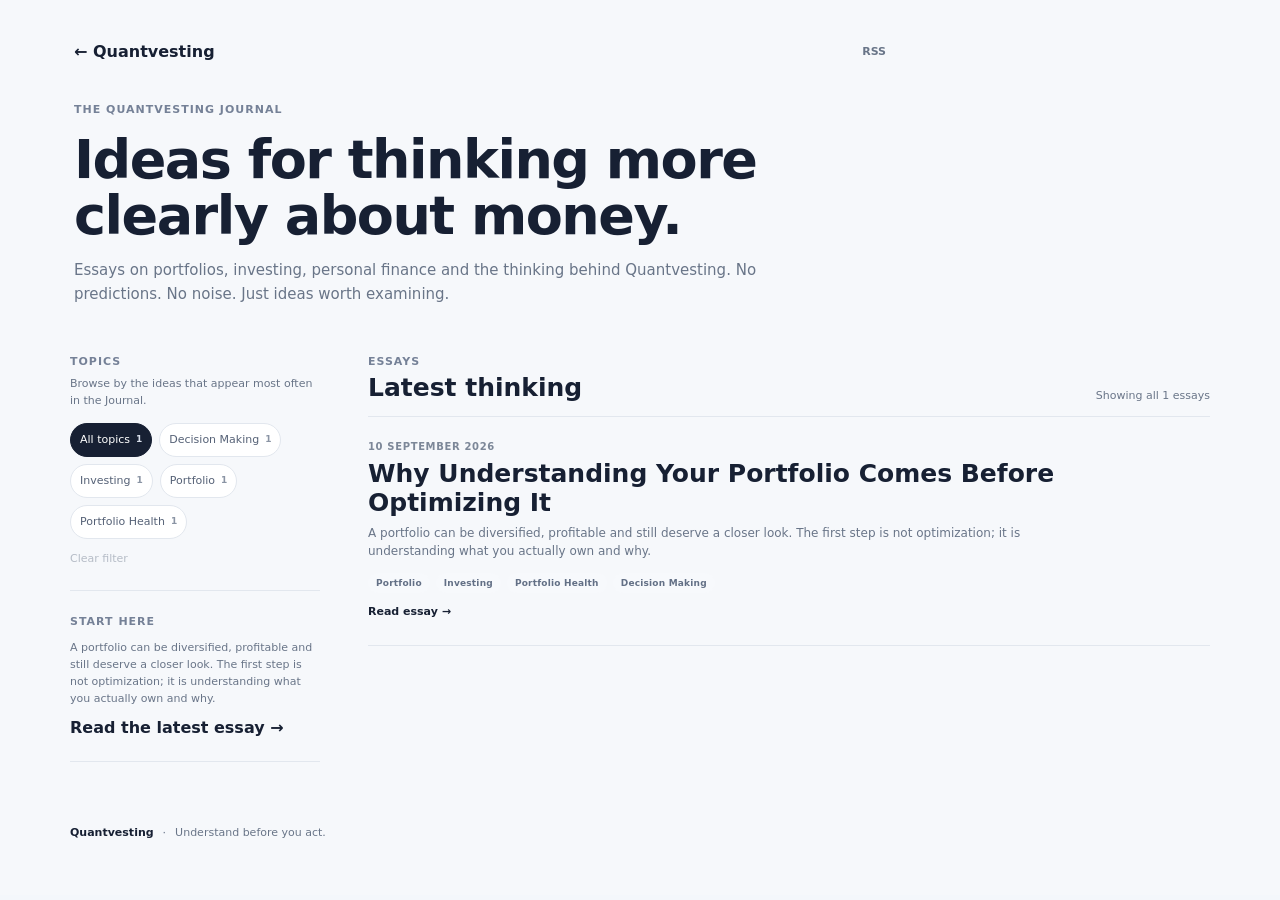
<file: web/public/blog/index.html>
<!doctype html>
<html lang="en">
<head>
<meta charset="utf-8">
<meta name="viewport" content="width=device-width, initial-scale=1">
<title>Quantvesting Journal | Investing, Portfolios &amp; Personal Finance</title>
<meta name="description" content="Essays on investing, portfolios, personal finance and the ideas behind Quantvesting.">
<link rel="canonical" href="https://quantvesting-v3.rathi-ankit.workers.dev/blog/">
<meta property="og:title" content="Quantvesting Journal | Investing, Portfolios &amp; Personal Finance">
<meta property="og:description" content="Essays on investing, portfolios, personal finance and the ideas behind Quantvesting.">
<meta property="og:type" content="website">
<meta property="og:url" content="https://quantvesting-v3.rathi-ankit.workers.dev/blog/">
<link rel="stylesheet" href="../styles.css">
<link rel="stylesheet" href="blog.css">
</head>
<body>
<main class="journal-shell">
  <header class="journal-hero">
    <div class="journal-topline"><a class="back-link" href="../">← Quantvesting</a><a class="feed-link" href="feed.xml">RSS</a></div>
    <div class="eyebrow">THE QUANTVESTING JOURNAL</div>
    <h1>Ideas for thinking more clearly about money.</h1>
    <p class="journal-lede">Essays on portfolios, investing, personal finance and the thinking behind Quantvesting. No predictions. No noise. Just ideas worth examining.</p>
  </header>

  <div class="journal-layout">
    <aside class="journal-sidebar" aria-label="Journal topics">
      <div class="sidebar-block">
        <div class="sidebar-heading">Topics</div>
        <p class="sidebar-note">Browse by the ideas that appear most often in the Journal.</p>
        <div class="topic-cloud" id="topicCloud">
          <button class="topic-chip active" type="button" data-topic="all" aria-pressed="true">All topics<span>1</span></button>
          <button class="topic-chip" type="button" data-topic="decision-making" aria-pressed="false">Decision Making<span>1</span></button><button class="topic-chip" type="button" data-topic="investing" aria-pressed="false">Investing<span>1</span></button><button class="topic-chip" type="button" data-topic="portfolio" aria-pressed="false">Portfolio<span>1</span></button><button class="topic-chip" type="button" data-topic="portfolio-health" aria-pressed="false">Portfolio Health<span>1</span></button>
        </div>
        <button class="clear-filter" id="clearTopic" type="button">Clear filter</button>
      </div>
      <div class="sidebar-block sidebar-note-block">
        <div class="sidebar-heading">Start here</div>
        <p>A portfolio can be diversified, profitable and still deserve a closer look. The first step is not optimization; it is understanding what you actually own and why.</p>
        <a class="text-link" href="posts/why-understanding-your-portfolio-comes-before-optimizing-it/">Read the latest essay <span aria-hidden="true">→</span></a>
      </div>
    </aside>

    <section class="journal-content" aria-labelledby="journal-posts-heading">
      <div class="content-heading">
        <div>
          <div class="eyebrow">ESSAYS</div>
          <h2 id="journal-posts-heading">Latest thinking</h2>
        </div>
        <div class="filter-status" id="filterStatus" role="status" aria-live="polite">Showing all essays</div>
      </div>
      <div class="journal-posts" id="journalPosts">
        <article class="journal-post" data-tags="portfolio investing portfolio-health decision-making">
  <div class="post-date">10 September 2026</div>
  <h2><a href="posts/why-understanding-your-portfolio-comes-before-optimizing-it/">Why Understanding Your Portfolio Comes Before Optimizing It</a></h2>
  <p>A portfolio can be diversified, profitable and still deserve a closer look. The first step is not optimization; it is understanding what you actually own and why.</p>
  <div class="post-tags"><span class="post-tag">Portfolio</span><span class="post-tag">Investing</span><span class="post-tag">Portfolio Health</span><span class="post-tag">Decision Making</span></div>
  <a class="text-link" href="posts/why-understanding-your-portfolio-comes-before-optimizing-it/">Read essay <span aria-hidden="true">→</span></a>
</article>
      </div>
      <div class="empty-filter hidden" id="emptyFilter">No essays currently use this topic. Try another topic or clear the filter.</div>
    </section>
  </div>

  <footer class="journal-footer">
    <a href="../">Quantvesting</a>
    <span>·</span>
    <span>Understand before you act.</span>
  </footer>
</main>
<script src="blog.js" defer></script>
</body>
</html>
</file>
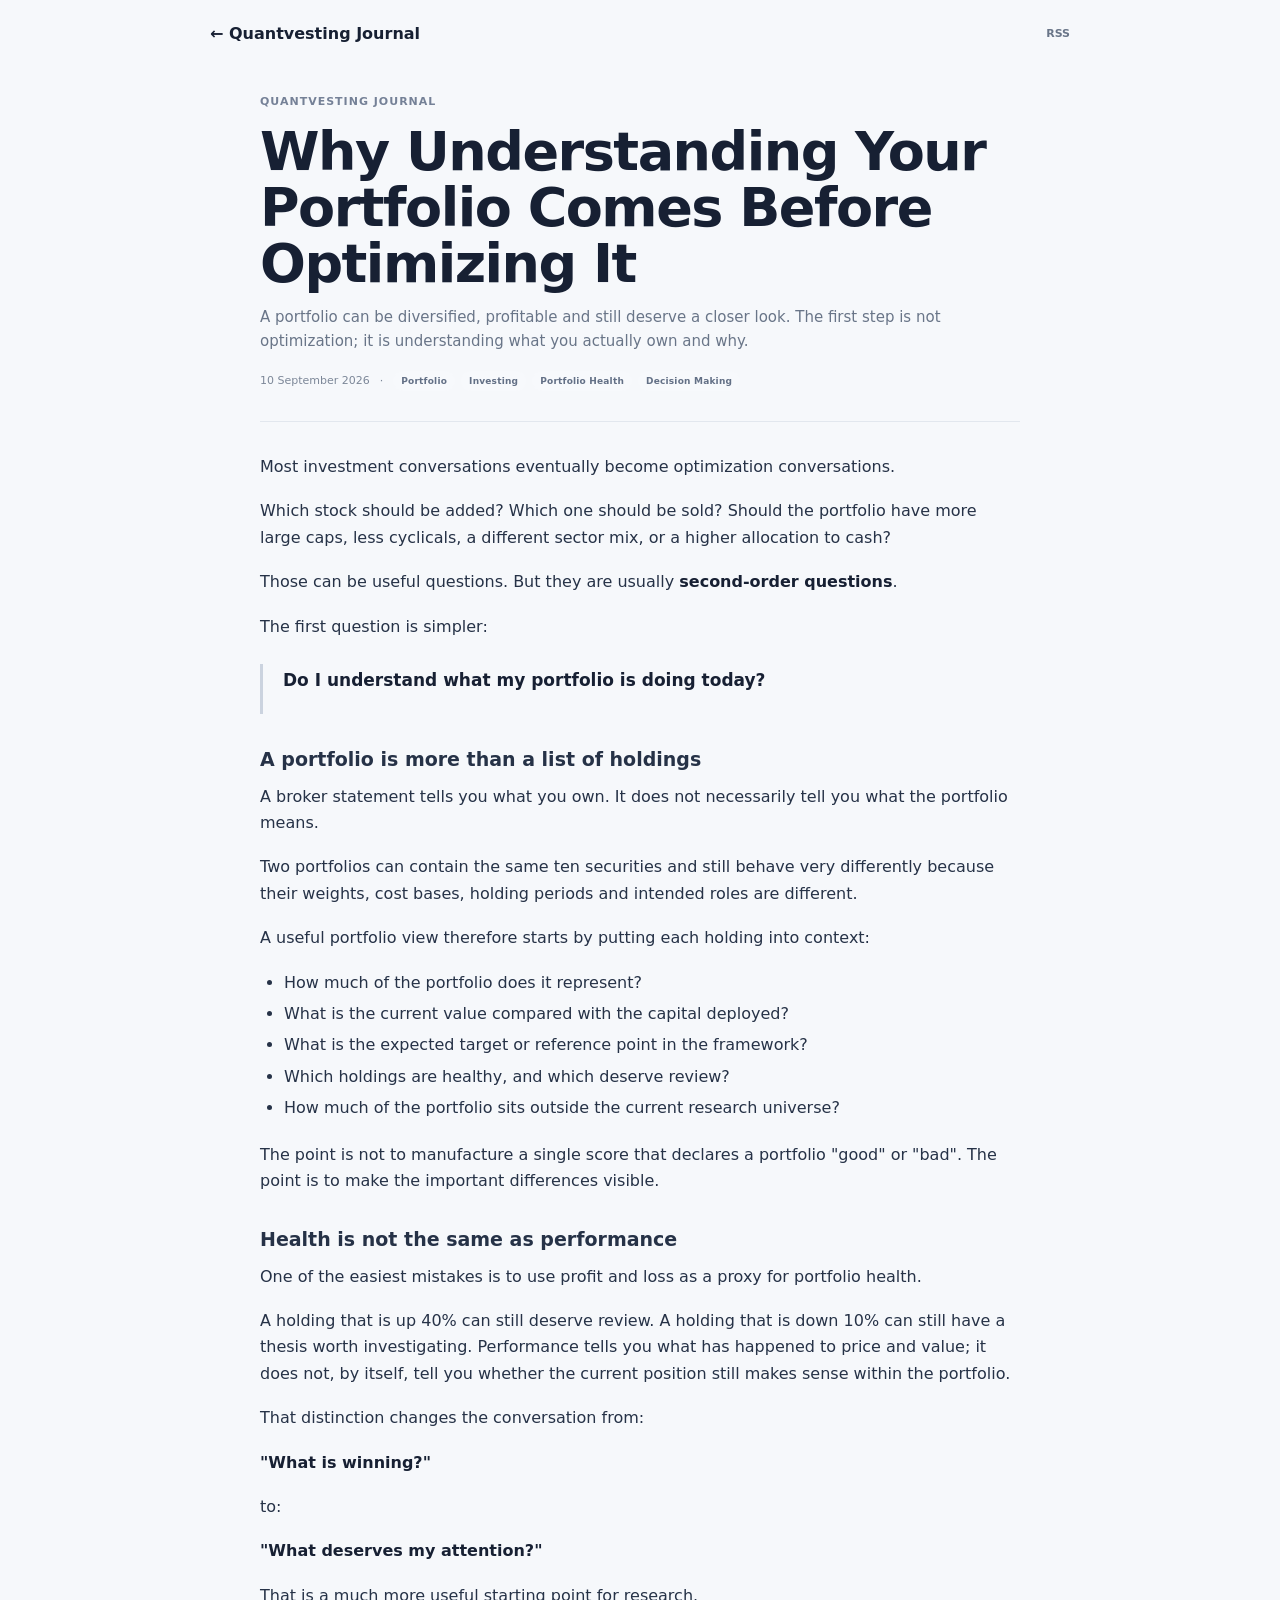
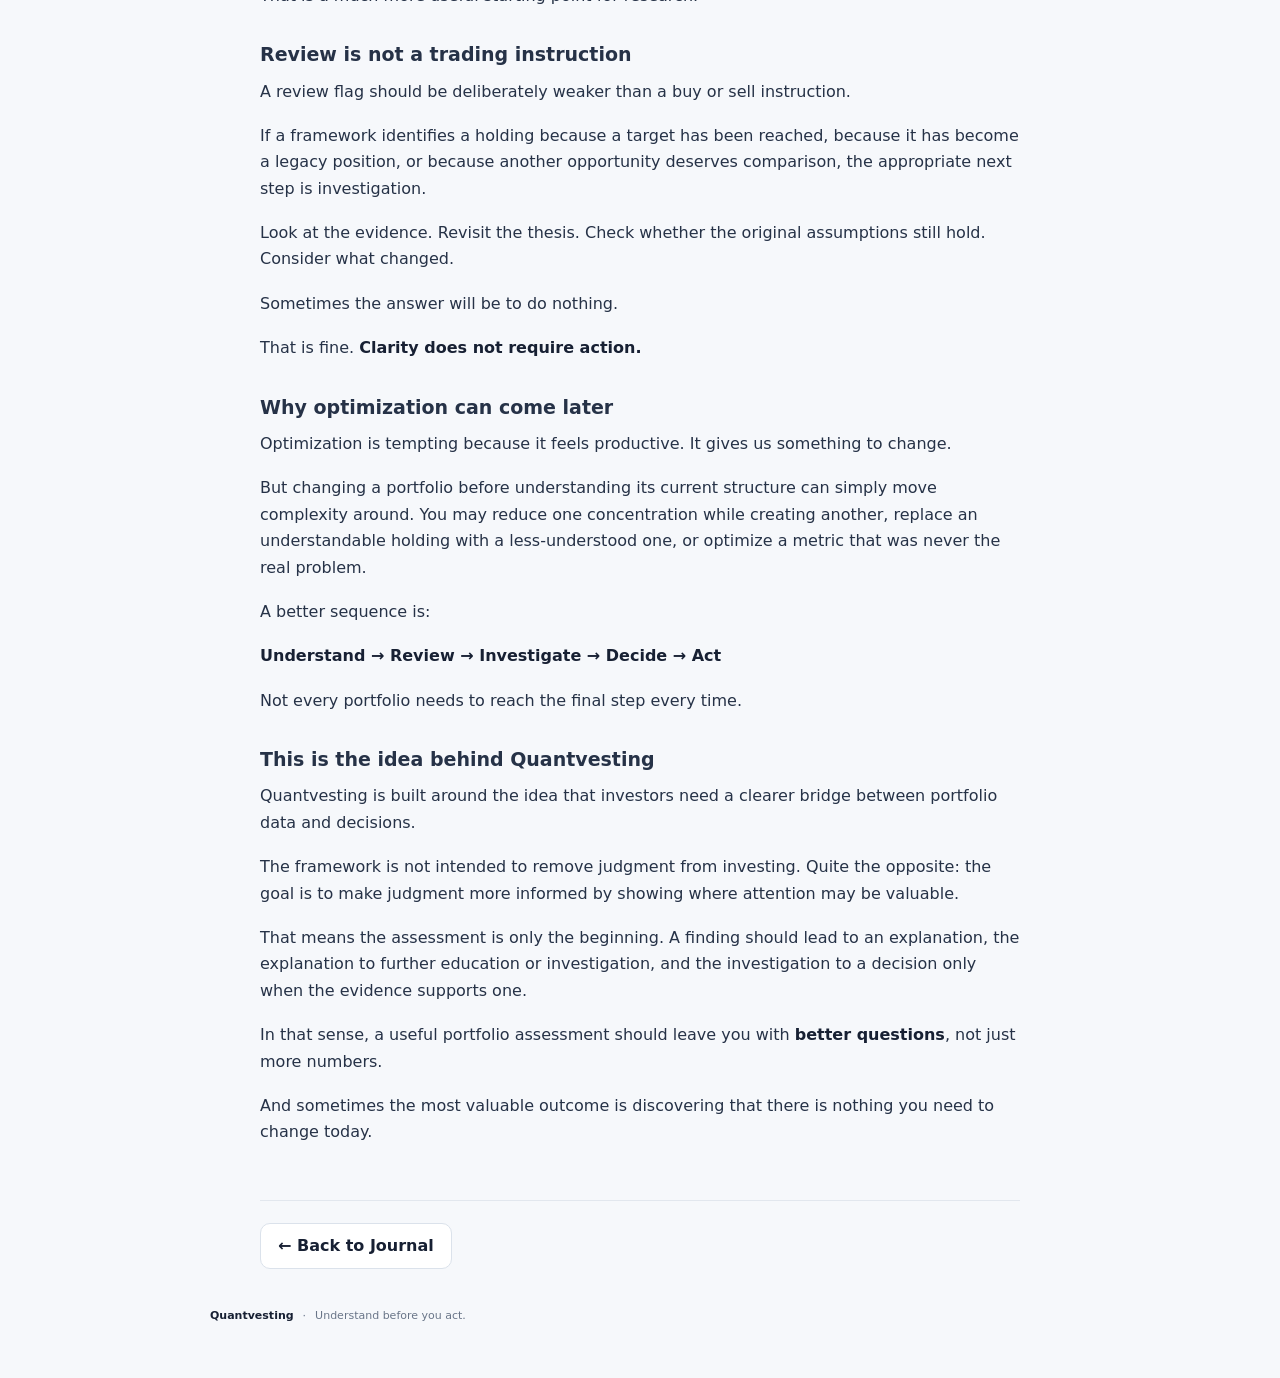
<file: web/public/blog/posts/why-understanding-your-portfolio-comes-before-optimizing-it/index.html>
<!doctype html>
<html lang="en">
<head>
<meta charset="utf-8">
<meta name="viewport" content="width=device-width, initial-scale=1">
<title>Why Understanding Your Portfolio Comes Before Optimizing It | Quantvesting Journal</title>
<meta name="description" content="A portfolio can be diversified, profitable and still deserve a closer look. The first step is not optimization; it is understanding what you actually own and why.">
<link rel="canonical" href="https://quantvesting-v3.rathi-ankit.workers.dev/blog/posts/why-understanding-your-portfolio-comes-before-optimizing-it/">
<meta property="og:title" content="Why Understanding Your Portfolio Comes Before Optimizing It | Quantvesting Journal">
<meta property="og:description" content="A portfolio can be diversified, profitable and still deserve a closer look. The first step is not optimization; it is understanding what you actually own and why.">
<meta property="og:type" content="article">
<meta property="og:url" content="https://quantvesting-v3.rathi-ankit.workers.dev/blog/posts/why-understanding-your-portfolio-comes-before-optimizing-it/">
<link rel="stylesheet" href="../../../styles.css">
<link rel="stylesheet" href="../../blog.css">
</head>
<body>
<main class="journal-shell article-shell">
  <header class="article-topline">
    <a class="back-link" href="../../">← Quantvesting Journal</a>
    <a class="feed-link" href="../../feed.xml">RSS</a>
  </header>
  <article class="article">
    <header class="article-header">
      <div class="eyebrow">QUANTVESTING JOURNAL</div>
      <h1>Why Understanding Your Portfolio Comes Before Optimizing It</h1>
      <p class="article-excerpt">A portfolio can be diversified, profitable and still deserve a closer look. The first step is not optimization; it is understanding what you actually own and why.</p>
      <div class="article-meta"><time datetime="2026-09-10">10 September 2026</time><span>·</span><div class="post-tags"><span class="post-tag">Portfolio</span><span class="post-tag">Investing</span><span class="post-tag">Portfolio Health</span><span class="post-tag">Decision Making</span></div></div>
    </header>
    <div class="article-body">
      <p>Most investment conversations eventually become optimization conversations.</p>
<p>Which stock should be added? Which one should be sold? Should the portfolio have more large caps, less cyclicals, a different sector mix, or a higher allocation to cash?</p>
<p>Those can be useful questions. But they are usually <strong>second-order questions</strong>.</p>
<p>The first question is simpler:</p>
<blockquote>
<p><strong>Do I understand what my portfolio is doing today?</strong></p>
</blockquote>
<h3>A portfolio is more than a list of holdings</h3>
<p>A broker statement tells you what you own. It does not necessarily tell you what the portfolio means.</p>
<p>Two portfolios can contain the same ten securities and still behave very differently because their weights, cost bases, holding periods and intended roles are different.</p>
<p>A useful portfolio view therefore starts by putting each holding into context:</p>
<ul>
<li>How much of the portfolio does it represent?</li>
<li>What is the current value compared with the capital deployed?</li>
<li>What is the expected target or reference point in the framework?</li>
<li>Which holdings are healthy, and which deserve review?</li>
<li>How much of the portfolio sits outside the current research universe?</li>
</ul>
<p>The point is not to manufacture a single score that declares a portfolio &quot;good&quot; or &quot;bad&quot;. The point is to make the important differences visible.</p>
<h3>Health is not the same as performance</h3>
<p>One of the easiest mistakes is to use profit and loss as a proxy for portfolio health.</p>
<p>A holding that is up 40% can still deserve review. A holding that is down 10% can still have a thesis worth investigating. Performance tells you what has happened to price and value; it does not, by itself, tell you whether the current position still makes sense within the portfolio.</p>
<p>That distinction changes the conversation from:</p>
<p><strong>&quot;What is winning?&quot;</strong></p>
<p>to:</p>
<p><strong>&quot;What deserves my attention?&quot;</strong></p>
<p>That is a much more useful starting point for research.</p>
<h3>Review is not a trading instruction</h3>
<p>A review flag should be deliberately weaker than a buy or sell instruction.</p>
<p>If a framework identifies a holding because a target has been reached, because it has become a legacy position, or because another opportunity deserves comparison, the appropriate next step is investigation.</p>
<p>Look at the evidence. Revisit the thesis. Check whether the original assumptions still hold. Consider what changed.</p>
<p>Sometimes the answer will be to do nothing.</p>
<p>That is fine. <strong>Clarity does not require action.</strong></p>
<h3>Why optimization can come later</h3>
<p>Optimization is tempting because it feels productive. It gives us something to change.</p>
<p>But changing a portfolio before understanding its current structure can simply move complexity around. You may reduce one concentration while creating another, replace an understandable holding with a less-understood one, or optimize a metric that was never the real problem.</p>
<p>A better sequence is:</p>
<p><strong>Understand → Review → Investigate → Decide → Act</strong></p>
<p>Not every portfolio needs to reach the final step every time.</p>
<h3>This is the idea behind Quantvesting</h3>
<p>Quantvesting is built around the idea that investors need a clearer bridge between portfolio data and decisions.</p>
<p>The framework is not intended to remove judgment from investing. Quite the opposite: the goal is to make judgment more informed by showing where attention may be valuable.</p>
<p>That means the assessment is only the beginning. A finding should lead to an explanation, the explanation to further education or investigation, and the investigation to a decision only when the evidence supports one.</p>
<p>In that sense, a useful portfolio assessment should leave you with <strong>better questions</strong>, not just more numbers.</p>
<p>And sometimes the most valuable outcome is discovering that there is nothing you need to change today.</p>

    </div>
  </article>
  <nav class="article-next" aria-label="Journal navigation">
    <a class="button secondary" href="../../">← Back to Journal</a>
  </nav>
  <footer class="journal-footer"><a href="../../">Quantvesting</a><span>·</span><span>Understand before you act.</span></footer>
</main>
</body>
</html>
</file>
<file: web/public/styles.css>
:root {
  font-family: Inter, ui-sans-serif, system-ui, -apple-system, BlinkMacSystemFont, "Segoe UI", sans-serif;
  color: #172033;
  background: #f4f7fb;
}
* { box-sizing: border-box; }
body { margin: 0; }
.shell { max-width: 1120px; margin: 0 auto; padding: 28px 20px 56px; }
.hero { padding: 30px 4px 24px; }
.brand { font-size: 13px; font-weight: 800; letter-spacing: 2px; }
h1 { font-size: clamp(32px, 5vw, 54px); line-height: 1.04; margin: 16px 0 12px; letter-spacing: -1.5px; }
h2 { margin: 5px 0 8px; font-size: 25px; }
h3 { margin: 7px 0 15px; font-size: 19px; }
.muted { color: #697588; line-height: 1.55; }
.card { background: white; border: 1px solid #e0e6ef; border-radius: 18px; padding: 22px; box-shadow: 0 8px 30px rgba(23,32,51,.04); margin-top: 16px; }
.dropzone { min-height: 160px; border: 2px dashed #cbd5e1; border-radius: 16px; display: flex; flex-direction: column; align-items: center; justify-content: center; gap: 7px; margin: 20px 0; cursor: pointer; background: #fbfcfe; text-align: center; }
.dropzone:hover { border-color: #8b98aa; }
.dropzone input { display: none; }
.drop-title { font-weight: 750; }
.button { border: 0; border-radius: 10px; padding: 12px 18px; min-height: 44px; display: inline-flex; align-items: center; justify-content: center; gap: 6px; font: inherit; font-weight: 750; line-height: 1.2; text-decoration: none; cursor: pointer; background: #172033; color: white; }
.button:disabled { opacity: .4; cursor: not-allowed; }
.button.secondary { background: #eef2f7; color: #172033; }
.status-row, .section-heading { display: flex; justify-content: space-between; align-items: center; gap: 18px; }
.eyebrow { color: #758197; font-size: 11px; font-weight: 800; letter-spacing: 1px; }
.badge { border-radius: 999px; padding: 7px 10px; background: #eef2f7; font-size: 11px; font-weight: 800; }
.progress { height: 8px; background: #edf1f6; border-radius: 99px; margin-top: 22px; overflow: hidden; }
.progress div { height: 100%; width: 35%; background: #172033; border-radius: inherit; transition: width .5s ease; }
.error { color: #9d2f2f; background: #fff0f0; border: 1px solid #f1c9c9; border-radius: 10px; padding: 10px 12px; margin-top: 14px; }
.hidden { display: none !important; }
.kpi-grid { display: grid; grid-template-columns: repeat(6, minmax(0, 1fr)); gap: 10px; margin-top: 16px; }
.kpi { background: white; border: 1px solid #e0e6ef; border-radius: 14px; padding: 16px; min-height: 104px; }
.kpi .label { color: #758197; font-size: 11px; text-transform: uppercase; letter-spacing: .7px; }
.kpi .value { font-size: 24px; font-weight: 780; margin-top: 8px; }
.kpi .note { color: #758197; font-size: 11px; margin-top: 4px; }
.two-col { display: grid; grid-template-columns: 1fr 1fr; gap: 16px; }
.health-grid { display: grid; grid-template-columns: repeat(2, minmax(0, 1fr)); gap: 9px; }
.health-item { background: #f7f9fc; border-radius: 12px; padding: 12px; }
.health-item .value { font-size: 18px; font-weight: 760; }
.health-item .label { color: #758197; font-size: 11px; margin-top: 3px; }
@media (max-width: 850px) { .kpi-grid { grid-template-columns: repeat(2, minmax(0, 1fr)); } .two-col { grid-template-columns: 1fr; } }
@media (max-width: 560px) { .shell { padding: 18px 14px 40px; } .kpi-grid { grid-template-columns: 1fr 1fr; } .status-row, .section-heading { align-items: flex-start; } }
.auth-row{display:flex;gap:.75rem;align-items:center;margin:.75rem 0}.auth-row input{flex:1;padding:.8rem;border:1px solid #cbd5e1;border-radius:.5rem;font:inherit}@media(max-width:600px){.auth-row{flex-direction:column;align-items:stretch}}

#newAssessmentPending { margin-top: 1rem; }

.health-score { display:flex; align-items:center; gap:14px; background:#f7f9fc; border-radius:12px; padding:14px; margin-bottom:9px; }
.health-score-value { font-size:28px; font-weight:800; }
.health-score-label { font-size:13px; font-weight:750; }
.health-score-note { color:#758197; font-size:11px; margin-top:3px; }
.allocation-grid { grid-template-columns:repeat(3, minmax(0, 1fr)); }
@media (max-width:600px) { .allocation-grid { grid-template-columns:1fr; } }
.tabs{display:flex;gap:8px;flex-wrap:wrap;margin:18px 0 2px}.tab{border:1px solid #dce3ec;background:#fff;color:#4d5a6d;border-radius:999px;padding:10px 14px;font-weight:750;cursor:pointer}.tab.active{background:#172033;color:#fff;border-color:#172033}.tab-panel{margin-top:10px}.table-wrap{overflow:auto;border:1px solid #e3e8ef;border-radius:12px}.table-wrap table{width:100%;border-collapse:collapse;min-width:720px}.table-wrap th,.table-wrap td{padding:10px 12px;text-align:left;border-bottom:1px solid #edf0f5;font-size:12px;white-space:nowrap}.table-wrap th{font-size:10px;text-transform:uppercase;letter-spacing:.6px;color:#758197;background:#f8fafc}.table-wrap tr:last-child td{border-bottom:0}.qv-action{display:grid;grid-template-columns:150px 130px 1fr;gap:12px;align-items:start;padding:12px 0;border-bottom:1px solid #edf0f5;font-size:12px}.qv-action:last-child{border-bottom:0}.pill{display:inline-block;width:max-content;padding:5px 8px;border-radius:999px;background:#eef2f7;font-size:10px;font-weight:800}.evidence{color:#758197;margin-top:4px;font-size:11px}.empty{padding:14px;color:#758197;font-size:12px}@media(max-width:900px){.qv-action{grid-template-columns:1fr}.table-wrap table{min-width:650px}}
.allocation-total{grid-column:1/-1;padding:10px 12px;border-radius:10px;background:#eef7f1;color:#315c3d;font-size:11px}.allocation-total strong{float:right;font-size:14px}

.snapshot-note{grid-column:1/-1;font-size:.78rem;color:#687386;margin-top:-.5rem}

.disclaimer-inline{font-size:11px;color:#687386;line-height:1.55;margin:14px 0 0}.disclosure-card{margin-top:22px}.disclosure-card p{font-size:12px}.qv-disclaimer{background:#fafbfc}

.section-intro{margin-top:-4px;font-size:12px}.guide-card{padding-bottom:20px}.guide-grid{display:grid;grid-template-columns:repeat(2,minmax(0,1fr));gap:10px;margin-top:16px}.guide-item{background:#f7f9fc;border:1px solid #edf0f5;border-radius:12px;padding:13px}.guide-item strong{font-size:13px}.guide-item p{margin:5px 0 0;color:#697588;font-size:11px;line-height:1.5}.guide-footnote{margin-top:14px;padding:11px 12px;border-radius:10px;background:#fafbfc;color:#697588;font-size:11px;line-height:1.5}@media(max-width:650px){.guide-grid{grid-template-columns:1fr}}

.report-share{margin-top:16px}.report-link-row{display:flex;gap:10px;align-items:center}.report-link-row input{flex:1;min-width:0;padding:11px 12px;border:1px solid #d7dee8;border-radius:10px;font:inherit;color:#4d5a6d;background:#f8fafc}.report-link-status{font-size:11px;margin-top:8px}.report-link-note{font-size:11px;color:#758197;margin:10px 0 0}@media(max-width:600px){.report-link-row{flex-direction:column;align-items:stretch}}

.result-actions{display:flex;gap:10px;align-items:center;flex-wrap:wrap}.guide-section{margin-top:20px}.guide-section h4{margin:0 0 7px;font-size:13px}.sample-table{border:1px solid #edf0f5;border-radius:10px;overflow:hidden;margin:12px 0;background:#fff}.sample-table>div{display:grid;grid-template-columns:2fr 1fr 1fr}.sample-table>div>*{padding:9px 11px;border-bottom:1px solid #edf0f5;font-size:11px}.sample-table>div:last-child>*{border-bottom:0}.sample-table strong{font-size:10px;text-transform:uppercase;letter-spacing:.5px;color:#758197;background:#f8fafc}.pdf-error{margin-top:10px}.snapshot-note{line-height:1.5}.error{margin-top:10px}@media(max-width:650px){.result-actions{align-items:stretch}.result-actions .button{width:100%}}

/* Assessment print view: all report tabs are rendered sequentially using the same Web UI DOM and typography. */
.pdf-print-frame{position:fixed;right:0;bottom:0;width:1px;height:1px;border:0;opacity:0;pointer-events:none}

.home-opportunity-section .table-wrap{margin-top:14px}
.home-discovery-card{display:flex;justify-content:space-between;align-items:center;gap:18px}
.home-discovery-card h3{margin-bottom:6px}
.home-discovery-card p{margin:0}
.assessment-cta{display:flex;justify-content:space-between;align-items:center;gap:18px;margin-top:18px}
.assessment-cta h3{margin-bottom:6px}
.assessment-cta p{margin:0}
@media(max-width:650px){.assessment-cta,.home-discovery-card{align-items:stretch;flex-direction:column}.home-discovery-card .button{width:100%;text-align:center}}
@media print{
  @page{size:A4 portrait;margin:0}
  body{background:#fff!important;-webkit-print-color-adjust:exact;print-color-adjust:exact}
  .print-document{max-width:none!important;width:100%!important;margin:0!important;padding:12mm 10mm 14mm!important}
  .print-document .tab-panel{display:block!important;break-inside:auto}
  .print-document .card{break-inside:avoid;box-shadow:none}
  .print-document .kpi-grid{grid-template-columns:repeat(3,minmax(0,1fr))}
  .print-document .two-col{grid-template-columns:1fr 1fr}
  .print-document .table-wrap{overflow:visible!important}
  .print-document .table-wrap table{min-width:0!important;width:100%!important;table-layout:auto}
  .print-document .table-wrap th,.print-document .table-wrap td{white-space:normal!important;word-break:break-word;font-size:9px;padding:7px 8px}
  .print-document .qv-action{grid-template-columns:150px 120px 1fr}
  .print-document .eyebrow{font-size:10px}
  .print-document h2{font-size:22px}.print-document h3{font-size:17px}
  .print-document .tab-panel + .tab-panel{break-before:page}
  .print-document .disclosure-card{break-before:page}
}

.sortable-table .sort-button{border:0;background:transparent;color:inherit;font:inherit;font-size:10px;text-transform:uppercase;letter-spacing:.6px;font-weight:800;padding:0;cursor:pointer;white-space:nowrap}.sort-button:hover,.sort-button:focus{text-decoration:underline}.sort-indicator{margin-left:3px;opacity:.7}.holdings-count-note{font-size:11px;color:#758197;font-weight:500}.table-help{font-size:11px;margin:-4px 0 10px}
@media(max-width:1100px){.kpi-grid{grid-template-columns:repeat(3,minmax(0,1fr))}}

.guide-download{margin-top:12px}.guide-download:hover,.button:hover:not(:disabled){filter:brightness(.96)}


/* v5 UX refinement: quiet financial intelligence, progressive disclosure, responsive first. */
:root {
  --qv-ink: #172033;
  --qv-muted: #697588;
  --qv-border: #e2e7ee;
  --qv-soft: #f7f9fc;
  --qv-bg: #f6f8fb;
  --qv-radius: 16px;
  --qv-control-h: 46px;
}
body { background: var(--qv-bg); color: var(--qv-ink); }
.shell { max-width: 1160px; padding-top: 24px; }
.hero { max-width: 820px; padding: 34px 4px 28px; }
.hero .muted { max-width: 680px; font-size: 15px; }
.card, .soft-panel { border-radius: var(--qv-radius); box-shadow: none; }
.card { border-color: var(--qv-border); }
.soft-panel { margin-top: 18px; padding: 20px 22px; border: 1px solid var(--qv-border); background: rgba(255,255,255,.78); }
.primary-panel { padding: 24px; }
.button { min-height: var(--qv-control-h); border-radius: 10px; padding: 11px 17px; }
.button.secondary { border: 1px solid #dbe2eb; background: #fff; }
.button:hover:not(:disabled) { transform: translateY(-1px); }
.button:focus-visible, .tab:focus-visible, .sort-button:focus-visible { outline: 3px solid rgba(23,32,51,.16); outline-offset: 2px; }
.tabs { gap: 4px; margin: 14px 0 0; padding: 4px; border-bottom: 1px solid var(--qv-border); overflow-x: auto; flex-wrap: nowrap; scrollbar-width: thin; }
.tab { border: 0; border-radius: 8px; background: transparent; padding: 11px 13px; min-height: 42px; white-space: nowrap; color: #5c687a; }
.tab.active { background: var(--qv-ink); color: #fff; }
.upload-tabs { margin-bottom: 0; }
.upload-panel { border-top-left-radius: 0; border-top-right-radius: 0; margin-top: 0; }
.home-discovery-card, .assessment-cta { display:flex; justify-content:space-between; align-items:center; gap:24px; }
.home-discovery-card h3, .assessment-cta h3 { margin-bottom: 5px; }
.home-discovery-card p, .assessment-cta p { margin: 0; max-width: 700px; }
.home-opportunity-section { margin-top: 26px; }
.home-opportunity-section .table-wrap { margin-top: 12px; }
.home-opportunity-section h2 { margin-top: 4px; }
.home-opportunity-section .section-intro { max-width: 760px; }
.kpi-grid { grid-template-columns: 1.35fr 1.35fr repeat(3, 1fr); gap: 10px; }
.kpi { min-height: 92px; padding: 15px; border-radius: 13px; box-shadow: none; }
.kpi:nth-child(-n+2) .value { font-size: 27px; }
.kpi .value { font-size: 21px; }
.two-col { gap: 14px; }
.health-score { background: var(--qv-soft); border: 1px solid #edf0f4; }
.table-wrap { border-color: var(--qv-border); }
.table-wrap th { background: #f7f9fc; }
.result-actions { justify-content: flex-end; }
.assessment-cta { margin-top: 20px; }
.mobile-only { display:none !important; }

/* Holding cards replace the 11-column desktop table on narrow screens. */
.holding-card { border: 1px solid var(--qv-border); border-radius: 14px; background: #fff; padding: 15px; }
.holding-card + .holding-card { margin-top: 10px; }
.holding-card-head { display:flex; justify-content:space-between; gap:12px; align-items:flex-start; }
.holding-symbol { font-size:15px; font-weight:800; letter-spacing:.2px; }
.holding-review { margin-top:3px; }
.holding-current { margin-top:14px; font-size:21px; font-weight:800; }
.holding-upside { font-size:12px; color:#697588; margin-top:2px; }
.holding-meta { display:grid; grid-template-columns:repeat(2,minmax(0,1fr)); gap:8px; margin-top:14px; }
.holding-meta-item { background:var(--qv-soft); border-radius:10px; padding:9px 10px; }
.holding-meta-item .label { color:#758197; font-size:10px; text-transform:uppercase; letter-spacing:.55px; }
.holding-meta-item .value { margin-top:3px; font-size:12px; font-weight:750; }
.holding-details { margin-top:12px; color:#697588; font-size:11px; line-height:1.45; }

@media (max-width: 900px) {
  .kpi-grid { grid-template-columns: repeat(3,minmax(0,1fr)); }
  .hero { padding-top: 28px; }
}
@media (max-width: 700px) {
  .shell { padding: 14px 12px 36px; }
  .hero { padding: 24px 3px 20px; }
  h1 { font-size: clamp(31px, 9vw, 42px); letter-spacing:-1.1px; }
  .hero .muted { font-size:14px; }
  .tabs { margin-left:-4px; margin-right:-4px; }
  .tab { font-size:12px; padding:10px 11px; }
  .primary-panel, .card, .soft-panel { padding:18px; }
  .kpi-grid { grid-template-columns: repeat(2,minmax(0,1fr)); }
  .kpi:nth-child(-n+2) .value { font-size:24px; }
  .kpi .value { font-size:19px; }
  .status-row, .section-heading { flex-direction:column; }
  .result-actions { width:100%; justify-content:stretch; }
  .result-actions .button { flex:1; }
  .home-discovery-card, .assessment-cta { align-items:stretch; flex-direction:column; gap:14px; }
  .home-discovery-card .button, .assessment-cta .button { width:100%; }
  .desktop-only { display:none !important; }
  .mobile-only { display:block !important; }
  .holding-cards { margin-top: 4px; }
}
@media (max-width: 430px) {
  .kpi-grid { gap:8px; }
  .kpi { padding:13px; min-height:86px; }
  .kpi .value { font-size:18px; }
  .kpi:nth-child(-n+2) .value { font-size:22px; }
  .kpi .label { font-size:10px; }
  .home-opportunity-section .table-wrap table { min-width: 560px; }
}

/* Quantvesting Journal entry point. */
.journal-cta{display:flex;justify-content:space-between;align-items:center;gap:20px;padding-top:18px;border-top:1px solid var(--qv-border,#e2e7ee)}
.journal-cta h4{margin-bottom:5px}
.journal-cta p{margin:0;max-width:650px}
@media(max-width:650px){.journal-cta{align-items:stretch;flex-direction:column}.journal-cta .button{width:100%;text-align:center}}
</file>
<file: web/public/blog/blog.css>
/* Quantvesting Journal — uses the same typography, palette and controls as the assessment UI. */

.journal-shell { max-width: 1180px; margin: 0 auto; padding: 24px 20px 56px; }
.journal-hero { max-width: 820px; padding: 18px 4px 34px; }
.journal-topline, .article-topline { display:flex; justify-content:space-between; align-items:center; gap:16px; margin-bottom:42px; }
.back-link, .feed-link, .text-link { color: var(--qv-ink); font-weight:750; text-decoration:none; }
.back-link:hover, .feed-link:hover, .text-link:hover { text-decoration:underline; text-underline-offset:3px; }
.feed-link { color: var(--qv-muted); font-size:11px; }
.journal-hero h1 { max-width: 760px; margin-top: 16px; }
.journal-lede { max-width: 700px; color: var(--qv-muted); font-size:15px; line-height:1.55; }
.journal-layout { display:grid; grid-template-columns: 250px minmax(0,1fr); gap:48px; align-items:start; }
.journal-sidebar { position:sticky; top:18px; }
.sidebar-block { padding-bottom:24px; margin-bottom:24px; border-bottom:1px solid var(--qv-border); }
.sidebar-heading { font-size:11px; font-weight:800; letter-spacing:1px; text-transform:uppercase; color:#758197; }
.sidebar-note { color:var(--qv-muted); font-size:11px; line-height:1.55; margin:7px 0 14px; }
.topic-cloud { display:flex; flex-wrap:wrap; gap:7px; align-items:center; }
.topic-chip { border:1px solid var(--qv-border); background:#fff; color:#556176; border-radius:999px; padding:7px 9px; min-height:34px; display:inline-flex; align-items:center; gap:6px; cursor:pointer; font:inherit; font-size:11px; line-height:1; transition:background .15s ease, color .15s ease, border-color .15s ease, transform .15s ease; }
.topic-chip span { color:#8a94a4; font-size:9px; font-weight:800; }
.topic-chip--large { font-size:12px; font-weight:800; padding-inline:10px; }
.topic-chip:hover { transform:translateY(-1px); border-color:#cfd7e3; }
.topic-chip.active { background:var(--qv-ink); border-color:var(--qv-ink); color:#fff; }
.topic-chip.active span { color:#d9dfeb; }
.topic-chip:focus-visible, .clear-filter:focus-visible, .back-link:focus-visible, .feed-link:focus-visible, .text-link:focus-visible { outline:3px solid rgba(23,32,51,.16); outline-offset:3px; border-radius:4px; }
.clear-filter { margin-top:13px; border:0; background:none; padding:0; color:var(--qv-muted); font:inherit; font-size:11px; cursor:pointer; text-decoration:underline; text-underline-offset:3px; }
.clear-filter:disabled { opacity:.45; cursor:default; text-decoration:none; }
.sidebar-note-block p { color:var(--qv-muted); font-size:11px; line-height:1.55; }
.content-heading { display:flex; justify-content:space-between; align-items:end; gap:20px; margin-bottom:14px; }
.content-heading h2 { margin-bottom:0; }
.filter-status { color:var(--qv-muted); font-size:11px; }
.journal-posts { border-top:1px solid var(--qv-border); }
.journal-post { padding:24px 0 26px; border-bottom:1px solid var(--qv-border); }
.journal-post[hidden] { display:none; }
.post-date { color:#7c8798; font-size:10px; font-weight:800; letter-spacing:.65px; text-transform:uppercase; }
.journal-post h2 { margin:7px 0 7px; }
.journal-post h2 a { color:var(--qv-ink); text-decoration:none; }
.journal-post h2 a:hover { text-decoration:underline; text-underline-offset:4px; }
.journal-post p { max-width:720px; margin:0 0 12px; color:var(--qv-muted); font-size:12px; line-height:1.55; }
.post-tags { display:flex; flex-wrap:wrap; gap:6px; align-items:center; }
.post-tag { display:inline-flex; align-items:center; border-radius:999px; background:var(--qv-soft); color:#637086; padding:5px 8px; font-size:9px; font-weight:800; letter-spacing:.2px; }
.journal-post .text-link { display:inline-block; margin-top:12px; font-size:11px; }
.empty-filter { padding:28px 0; color:var(--qv-muted); font-size:12px; }
.empty-filter.hidden { display:none; }
.journal-footer { display:flex; gap:9px; align-items:center; margin-top:40px; color:var(--qv-muted); font-size:11px; }
.journal-footer a { color:var(--qv-ink); font-weight:800; text-decoration:none; }
.article-shell { max-width:900px; }
.article-topline { margin-bottom:52px; }
.article { max-width:760px; margin:0 auto; }
.article-header { padding-bottom:30px; border-bottom:1px solid var(--qv-border); }
.article-header h1 { margin:16px 0 14px; }
.article-excerpt { margin:0; color:var(--qv-muted); font-size:15px; line-height:1.55; }
.article-meta { display:flex; flex-wrap:wrap; align-items:center; gap:10px; margin-top:18px; color:#7c8798; font-size:11px; }
.article-body { padding:32px 0 10px; color:#263247; font-size:16px; line-height:1.65; }
.article-body h2 { margin:34px 0 10px; }
.article-body h3 { margin:30px 0 8px; }
.article-body p { margin:0 0 18px; }
.article-body ul, .article-body ol { margin:0 0 20px; padding-left:24px; }
.article-body li { margin:5px 0; }
.article-body blockquote { margin:24px 0; padding:3px 0 3px 20px; border-left:3px solid #cbd3df; color:#4e5c71; font-size:17px; line-height:1.55; }
.article-body strong { color:var(--qv-ink); }
.article-body a { color:#2e496e; text-decoration:underline; text-underline-offset:3px; }
.article-body code { padding:2px 5px; border-radius:5px; background:var(--qv-soft); font-size:.9em; }
.article-next { max-width:760px; margin:26px auto 0; padding-top:22px; border-top:1px solid var(--qv-border); }
@media (max-width: 820px) {
  .journal-layout { grid-template-columns:1fr; gap:28px; }
  .journal-sidebar { position:static; order:0; }
  .journal-content { order:1; }
  .sidebar-block { margin-bottom:0; padding-bottom:20px; }
  .sidebar-note-block { display:none; }
}
@media (max-width: 600px) {
  .journal-shell { padding:14px 14px 42px; }
  .journal-hero { padding:12px 2px 28px; }
  .journal-topline, .article-topline { margin-bottom:34px; }
  .journal-lede, .article-excerpt { font-size:14px; }
  .content-heading { align-items:flex-start; flex-direction:column; gap:5px; }
  .article-header h1 { margin-top:12px; }
  .article-body { font-size:16px; }
  .article-body blockquote { font-size:16px; }
}
</file>
